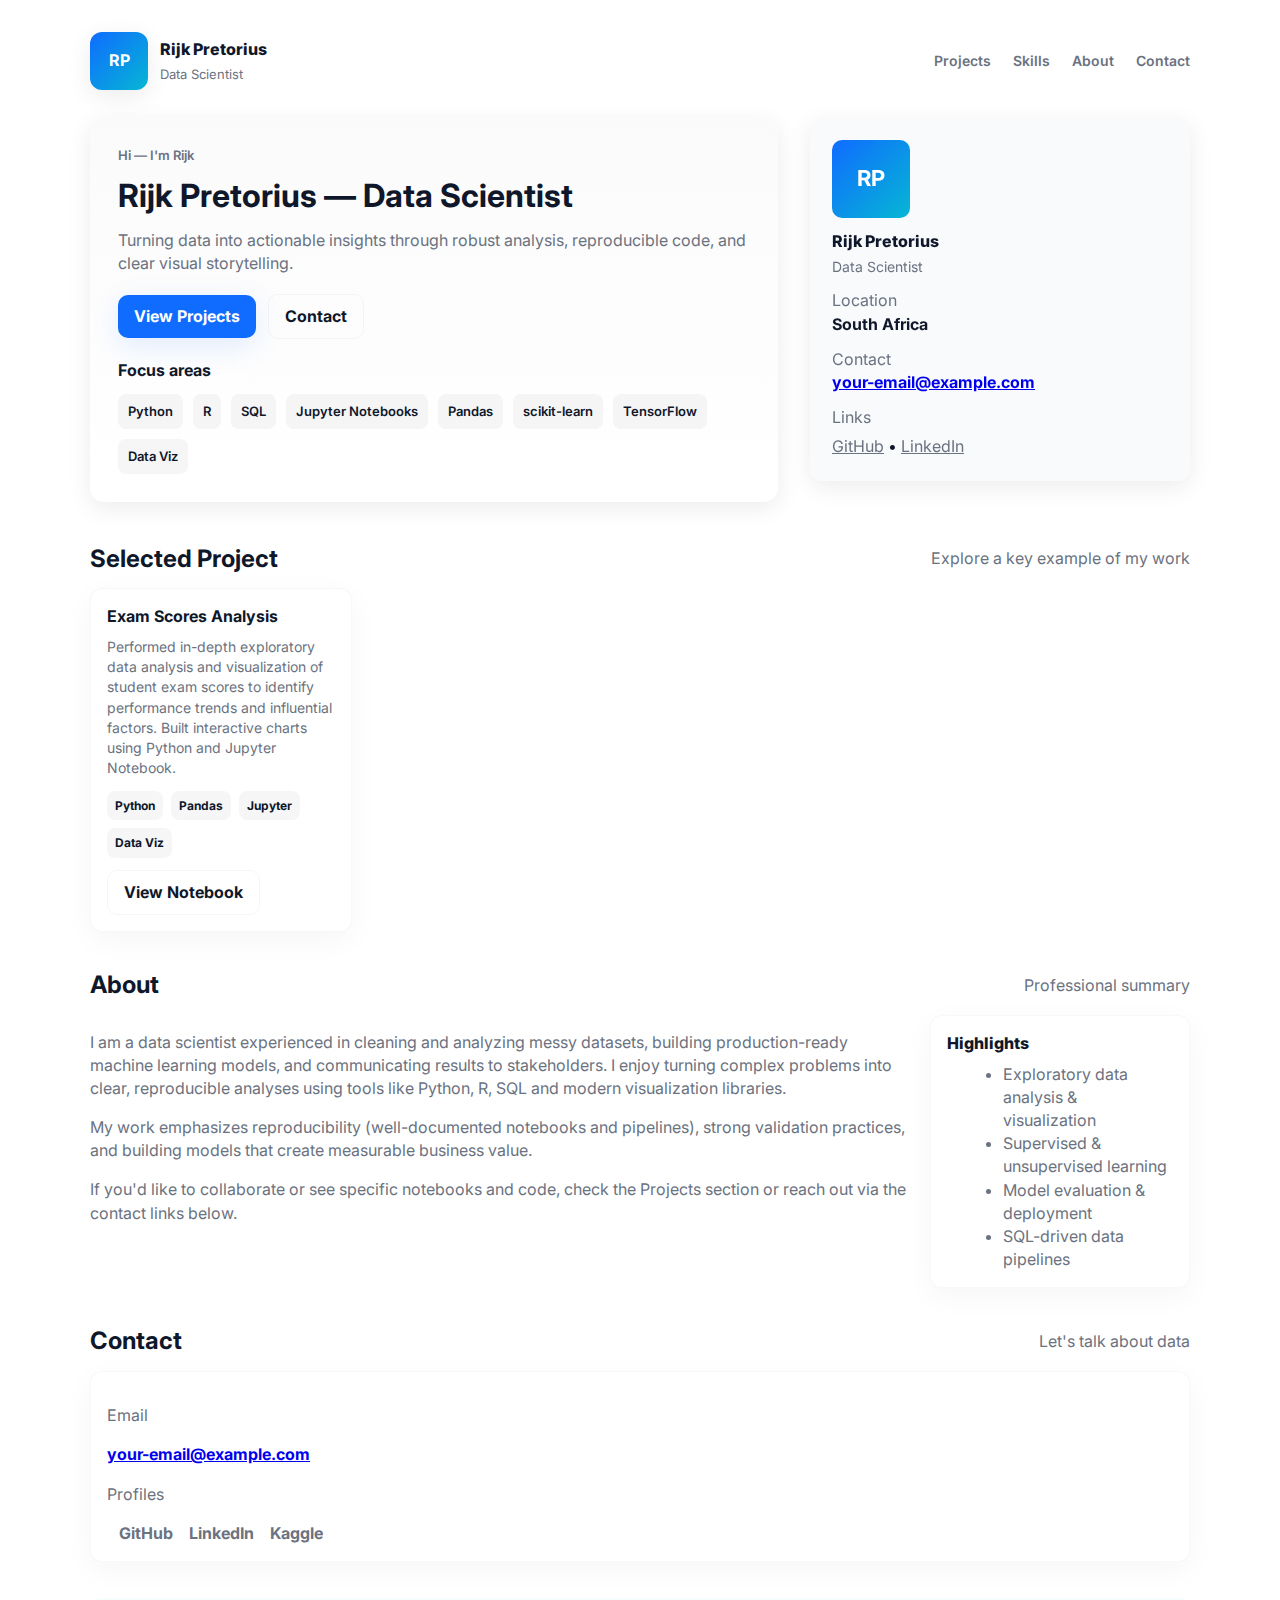
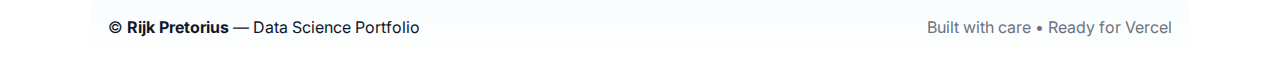
<file: index.html>
<!doctype html>
<html lang="en">
<head>
  <meta charset="utf-8" />
  <meta name="viewport" content="width=device-width, initial-scale=1" />
  <title>Rijk Pretorius — Data Scientist</title>
  <meta name="description" content="Rijk Pretorius — Data Scientist. Portfolio showcasing skills, projects and contact information." />

  <link href="https://fonts.googleapis.com/css2?family=Inter:wght@300;400;600;700;800&display=swap" rel="stylesheet">

  <style>
    :root{
      --bg: #ffffff;
      --card: #f8fafc;
      --muted: #6b7280;
      --accent: #0f6cff;
      --accent-2: #06b6d4;
      --text: #0f172a;
      --glass: rgba(15,23,42,0.04);
      --shadow: 0 6px 24px rgba(2,6,23,0.08);
      --radius: 14px;
      --max-width: 1100px;
      font-family: 'Inter', system-ui, -apple-system, 'Segoe UI', Roboto, 'Helvetica Neue', Arial;
    }

    *{box-sizing: border-box}
    html,body{height:100%}
    body{
      margin:0;
      background:var(--bg);
      color:var(--text);
      line-height:1.45;
      padding:32px 20px;
      display:flex;
      justify-content:center;
      align-items:flex-start;
    }

    .container{width:100%;max-width:var(--max-width);margin:0 auto;}
    header{display:flex;justify-content:space-between;align-items:center;gap:16px;margin-bottom:28px;}

    .brand{display:flex;gap:12px;align-items:center;}
    .logo{width:58px;height:58px;border-radius:12px;display:grid;place-items:center;background:linear-gradient(135deg,var(--accent),var(--accent-2));color:white;font-weight:700;box-shadow:var(--shadow);}

    .nav a{text-decoration:none;color:var(--muted);margin-left:18px;font-weight:600;font-size:14px;}

    .hero{display:grid;grid-template-columns:1fr 380px;gap:32px;align-items:start;margin-bottom:40px;}

    .intro{background:linear-gradient(180deg, rgba(15,23,42,0.02), transparent);padding:28px;border-radius:var(--radius);box-shadow:var(--shadow);}

    .eyebrow{color:var(--muted);font-weight:600;font-size:13px;margin-bottom:8px}
    h1{margin:0 0 10px 0;font-size:32px}
    .tagline{color:var(--muted);margin-bottom:18px}

    .cta-row{display:flex;gap:12px;align-items:center}
    .btn{display:inline-flex;align-items:center;gap:10px;padding:10px 16px;border-radius:10px;font-weight:700;cursor:pointer;text-decoration:none;}
    .btn-primary{background:var(--accent);color:white;box-shadow:0 8px 30px rgba(15,108,255,0.12)}
    .btn-ghost{border:1px solid var(--glass);background:transparent;color:var(--text)}

    .profile-card{background:var(--card);padding:22px;border-radius:12px;box-shadow:var(--shadow);position:sticky;top:32px;height:fit-content;}

    .profile-pic{width:78px;height:78px;border-radius:10px;background:linear-gradient(135deg,var(--accent),var(--accent-2));color:white;font-weight:700;display:grid;place-items:center;font-size:22px;margin-bottom:12px;}

    .muted{color:var(--muted)}

    .skills{display:flex;flex-wrap:wrap;gap:10px;margin-top:12px}
    .skill{background:var(--glass);padding:8px 10px;border-radius:8px;font-weight:600;font-size:13px}

    .section{margin-bottom:36px;}
    .section-header{display:flex;justify-content:space-between;align-items:center;margin-bottom:12px}
    .projects-grid{display:grid;grid-template-columns: repeat(auto-fill,minmax(260px,1fr));gap:18px;}

    .card{background:white;border-radius:12px;padding:16px;box-shadow:0 8px 30px rgba(2,6,23,0.04);border:1px solid rgba(15,23,42,0.03);}
    .project-title{font-weight:700;margin:0 0 8px 0}
    .project-desc{color:var(--muted);font-size:14px;margin-bottom:10px}
    .project-tags{display:flex;gap:8px;flex-wrap:wrap}
    .tag{font-size:12px;padding:6px 8px;border-radius:8px;background:var(--glass);font-weight:700}

    .about{display:flex;gap:20px;align-items:flex-start}
    .about p{color:var(--muted)}

    footer{margin-top:20px;padding:18px;border-radius:12px;background:linear-gradient(180deg, rgba(6,182,212,0.03), transparent);display:flex;justify-content:space-between;align-items:center;}
    .socials a{margin-left:12px;text-decoration:none;color:var(--muted);font-weight:700}

    @media (max-width:900px){.hero{grid-template-columns:1fr}.profile-card{position:static}}
  </style>
</head>
<body>
  <div class="container">
    <header>
      <div class="brand">
        <div class="logo">RP</div>
        <div>
          <div style="font-weight:800">Rijk Pretorius</div>
          <div style="font-size:13px;color:var(--muted);margin-top:3px">Data Scientist</div>
        </div>
      </div>
      <nav class="nav">
        <a href="#projects">Projects</a>
        <a href="#skills">Skills</a>
        <a href="#about">About</a>
        <a href="#contact">Contact</a>
      </nav>
    </header>

    <main>
      <section class="hero">
        <div class="intro">
          <div class="eyebrow">Hi — I'm Rijk</div>
          <h1>Rijk Pretorius — Data Scientist</h1>
          <div class="tagline">Turning data into actionable insights through robust analysis, reproducible code, and clear visual storytelling.</div>

          <div class="cta-row">
            <a class="btn btn-primary" href="#projects">View Projects</a>
            <a class="btn btn-ghost" href="#contact">Contact</a>
          </div>

          <div style="margin-top:20px;">
            <strong>Focus areas</strong>
            <div class="skills" id="skills">
              <div class="skill">Python</div>
              <div class="skill">R</div>
              <div class="skill">SQL</div>
              <div class="skill">Jupyter Notebooks</div>
              <div class="skill">Pandas</div>
              <div class="skill">scikit-learn</div>
              <div class="skill">TensorFlow</div>
              <div class="skill">Data Viz</div>
            </div>
          </div>
        </div>

        <aside class="profile-card">
          <div class="profile-pic">RP</div>
          <div style="font-weight:800">Rijk Pretorius</div>
          <div class="muted" style="font-size:14px;margin-top:4px">Data Scientist</div>
          <div style="margin-top:12px">
            <div class="muted">Location</div>
            <div style="font-weight:700">South Africa</div>
          </div>
          <div style="margin-top:12px">
            <div class="muted">Contact</div>
            <div style="font-weight:700"><a href="mailto:your-email@example.com">your-email@example.com</a></div>
          </div>
          <div style="margin-top:12px">
            <div class="muted">Links</div>
            <div style="margin-top:6px">
              <a class="muted" href="#" target="_blank">GitHub</a> •
              <a class="muted" href="#" target="_blank">LinkedIn</a>
            </div>
          </div>
        </aside>
      </section>

      <section id="projects" class="section">
        <div class="section-header">
          <h2 style="margin:0">Selected Project</h2>
          <div class="muted">Explore a key example of my work</div>
        </div>

        <div class="projects-grid">
          <article class="card">
            <div class="project-title">Exam Scores Analysis</div>
            <div class="project-desc">Performed in-depth exploratory data analysis and visualization of student exam scores to identify performance trends and influential factors. Built interactive charts using Python and Jupyter Notebook.</div>
            <div class="project-tags" style="margin-top:12px">
              <div class="tag">Python</div>
              <div class="tag">Pandas</div>
              <div class="tag">Jupyter</div>
              <div class="tag">Data Viz</div>
            </div>
            <div style="margin-top:12px">
              <a href="projects/notebook.html" target="_blank" class="btn btn-ghost">View Notebook</a>
            </div>
          </article>
        </div>
      </section>

      <section id="about" class="section">
        <div class="section-header">
          <h2 style="margin:0">About</h2>
          <div class="muted">Professional summary</div>
        </div>
        <div class="about">
          <div style="flex:1">
            <p>I am a data scientist experienced in cleaning and analyzing messy datasets, building production-ready machine learning models, and communicating results to stakeholders. I enjoy turning complex problems into clear, reproducible analyses using tools like Python, R, SQL and modern visualization libraries.</p>
            <p>My work emphasizes reproducibility (well-documented notebooks and pipelines), strong validation practices, and building models that create measurable business value.</p>
            <p>If you'd like to collaborate or see specific notebooks and code, check the Projects section or reach out via the contact links below.</p>
          </div>
          <div style="width:260px">
            <div class="card">
              <div style="font-weight:800">Highlights</div>
              <ul style="margin:8px 0 0 16px;color:var(--muted)">
                <li>Exploratory data analysis & visualization</li>
                <li>Supervised & unsupervised learning</li>
                <li>Model evaluation & deployment</li>
                <li>SQL-driven data pipelines</li>
              </ul>
            </div>
          </div>
        </div>
      </section>

      <section id="contact" class="section">
        <div class="section-header">
          <h2 style="margin:0">Contact</h2>
          <div class="muted">Let's talk about data</div>
        </div>
        <div class="card">
          <p class="muted">Email</p>
          <p style="font-weight:700;margin-top:6px"><a href="mailto:your-email@example.com">your-email@example.com</a></p>
          <p class="muted" style="margin-top:12px">Profiles</p>
          <div class="socials" style="margin-top:8px">
            <a href="#" target="_blank">GitHub</a>
            <a href="#" target="_blank">LinkedIn</a>
            <a href="#" target="_blank">Kaggle</a>
          </div>
        </div>
      </section>
    </main>

    <footer>
      <div>© <strong>Rijk Pretorius</strong> — Data Science Portfolio</div>
      <div class="muted">Built with care • Ready for Vercel</div>
    </footer>
  </div>
</body>
</html>
</file>
